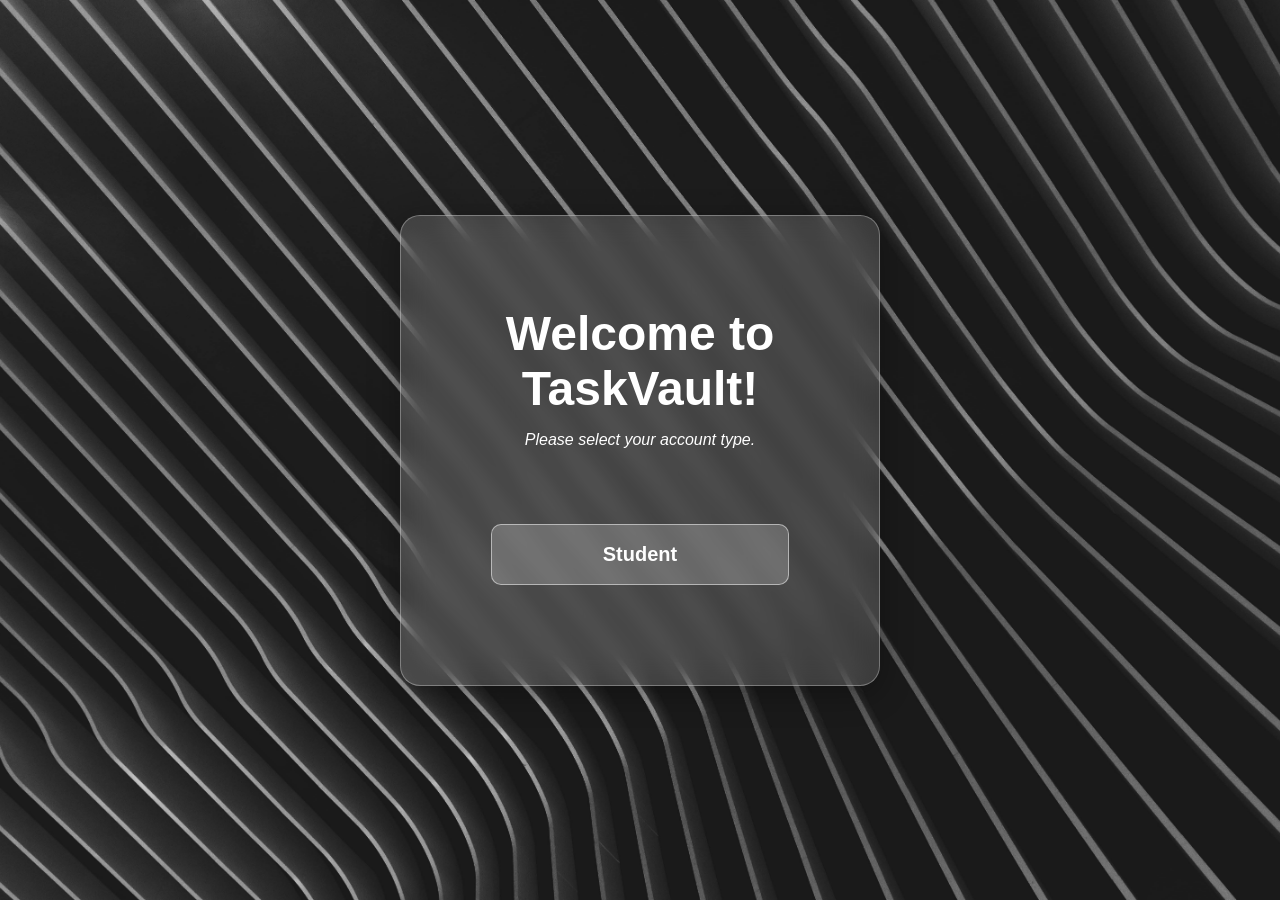
<file: index.html>
<!doctype html>
<html>
  <head>
    <title>TaskVault</title>
    <link rel="stylesheet" href="style1.css" />
  </head>

  <body>
    <div class="glass">
      <h1>Welcome to TaskVault!</h1>
      <p>Please select your account type.</p>

      <a href="student.html">
        <button type="button">Student</button>
      </a>
    </div>
  </body>
</html>
</file>
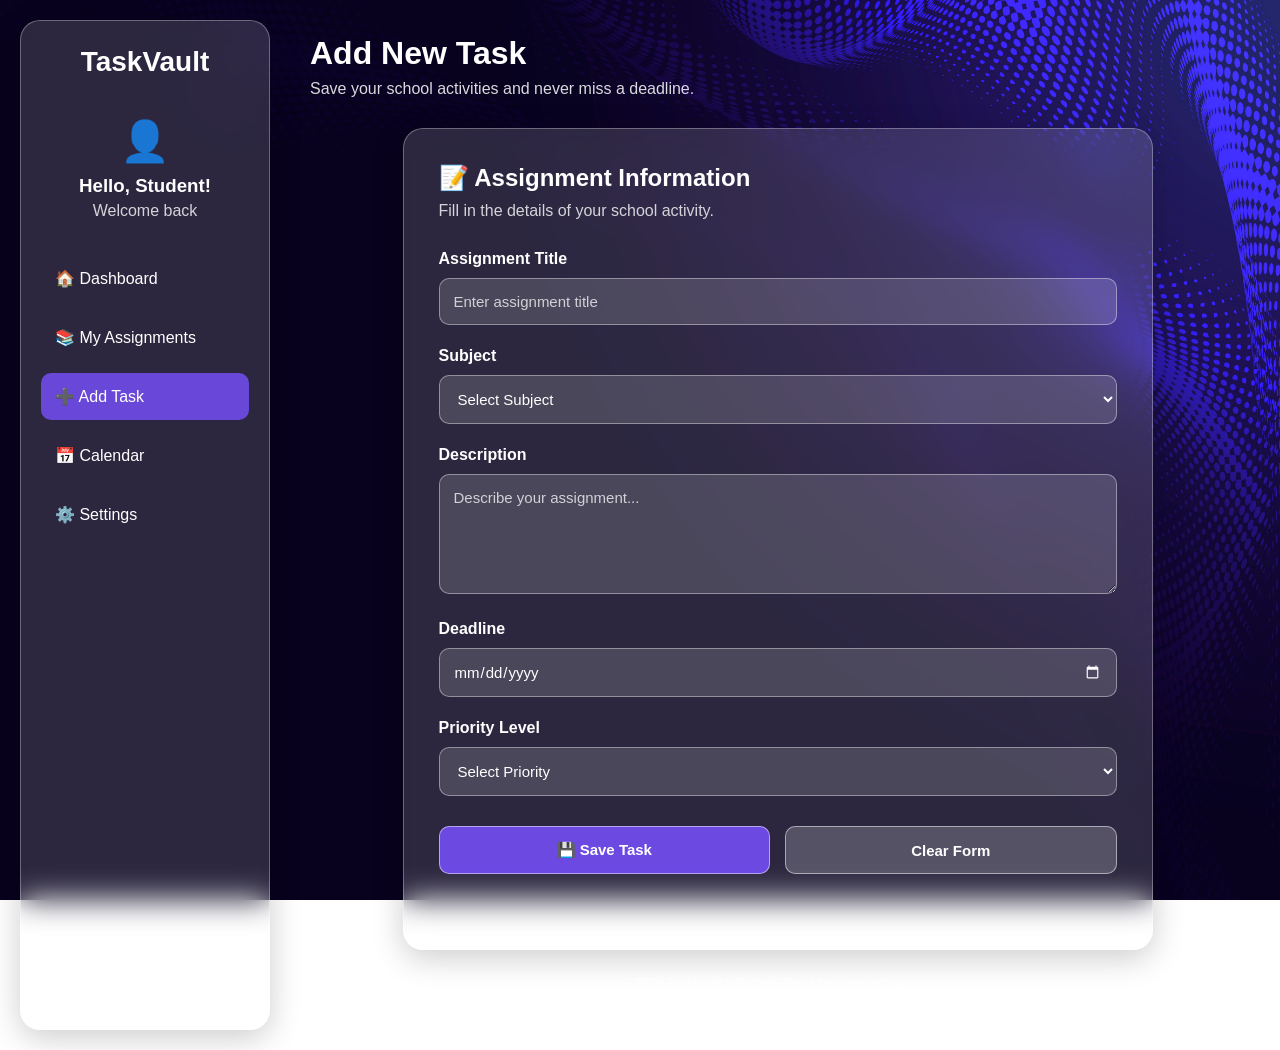
<file: add.html>
<!doctype html>
<html lang="en">
  <head>
    <meta charset="UTF-8" />
    <meta name="viewport" content="width=device-width, initial-scale=1.0" />

    <title>TaskVault - Add Task</title>

    <link rel="stylesheet" href="add.css" />
  </head>

  <body>
    <div class="dashboard">
      <aside class="sidebar glass">
        <h2 class="logo">TaskVault</h2>

        <div class="profile">
          <div class="profile-icon">👤</div>
          <h3 id="studentGreeting">Hello, Student!</h3>
          <p>Welcome back</p>
        </div>

        <nav>
          <a href="student_dash.html">🏠 Dashboard</a>
          <a href="myass.html">📚 My Assignments</a>
          <a href="add.html" class="active">➕ Add Task</a>
          <a href="cal.html">📅 Calendar</a>
          <a href="set.html">⚙️ Settings</a>
        </nav>

        <a href="index.html" class="logout" id="logoutButton"> ↪ Log Out </a>
      </aside>

      <main class="main-content">
        <header class="header">
          <h1>Add New Task</h1>

          <p>Save your school activities and never miss a deadline.</p>
        </header>

        <section class="form-container glass">
          <div class="form-title">
            <h2>📝 Assignment Information</h2>

            <p>Fill in the details of your school activity.</p>
          </div>

          <form id="taskForm">
            <div class="form-group">
              <label for="title">Assignment Title</label>

              <input
                type="text"
                id="title"
                name="title"
                placeholder="Enter assignment title"
                maxlength="100"
                required
              />
            </div>

            <div class="form-group">
              <label for="subject">Subject</label>

              <select id="subject" name="subject" required>
                <option value="">Select Subject</option>

                <option value="Programming">Computer Programming</option>

                <option value="Mathematics">Mathematics</option>

                <option value="Science">Science</option>

                <option value="English">English</option>

                <option value="History">History</option>

                <option value="Other">Other</option>
              </select>
            </div>

            <div class="form-group">
              <label for="description">Description</label>

              <textarea
                id="description"
                name="description"
                rows="5"
                maxlength="1000"
                placeholder="Describe your assignment..."
              ></textarea>
            </div>

            <div class="form-group">
              <label for="deadline">Deadline</label>

              <input type="date" id="deadline" name="deadline" required />
            </div>

            <div class="form-group">
              <label for="priority">Priority Level</label>

              <select id="priority" name="priority" required>
                <option value="">Select Priority</option>

                <option value="low">Low</option>

                <option value="medium">Medium</option>

                <option value="high">High</option>
              </select>
            </div>

            <div class="form-buttons">
              <button type="submit" class="save-button">💾 Save Task</button>

              <button type="reset" class="clear-button">Clear Form</button>
            </div>

            <p id="formMessage" class="form-message" aria-live="polite"></p>
          </form>
        </section>

        <footer>
          <p>© 2026 TaskVault | Student Task Management System</p>
        </footer>
      </main>
    </div>

    <script src="add.js"></script>
  </body>
</html>
</file>
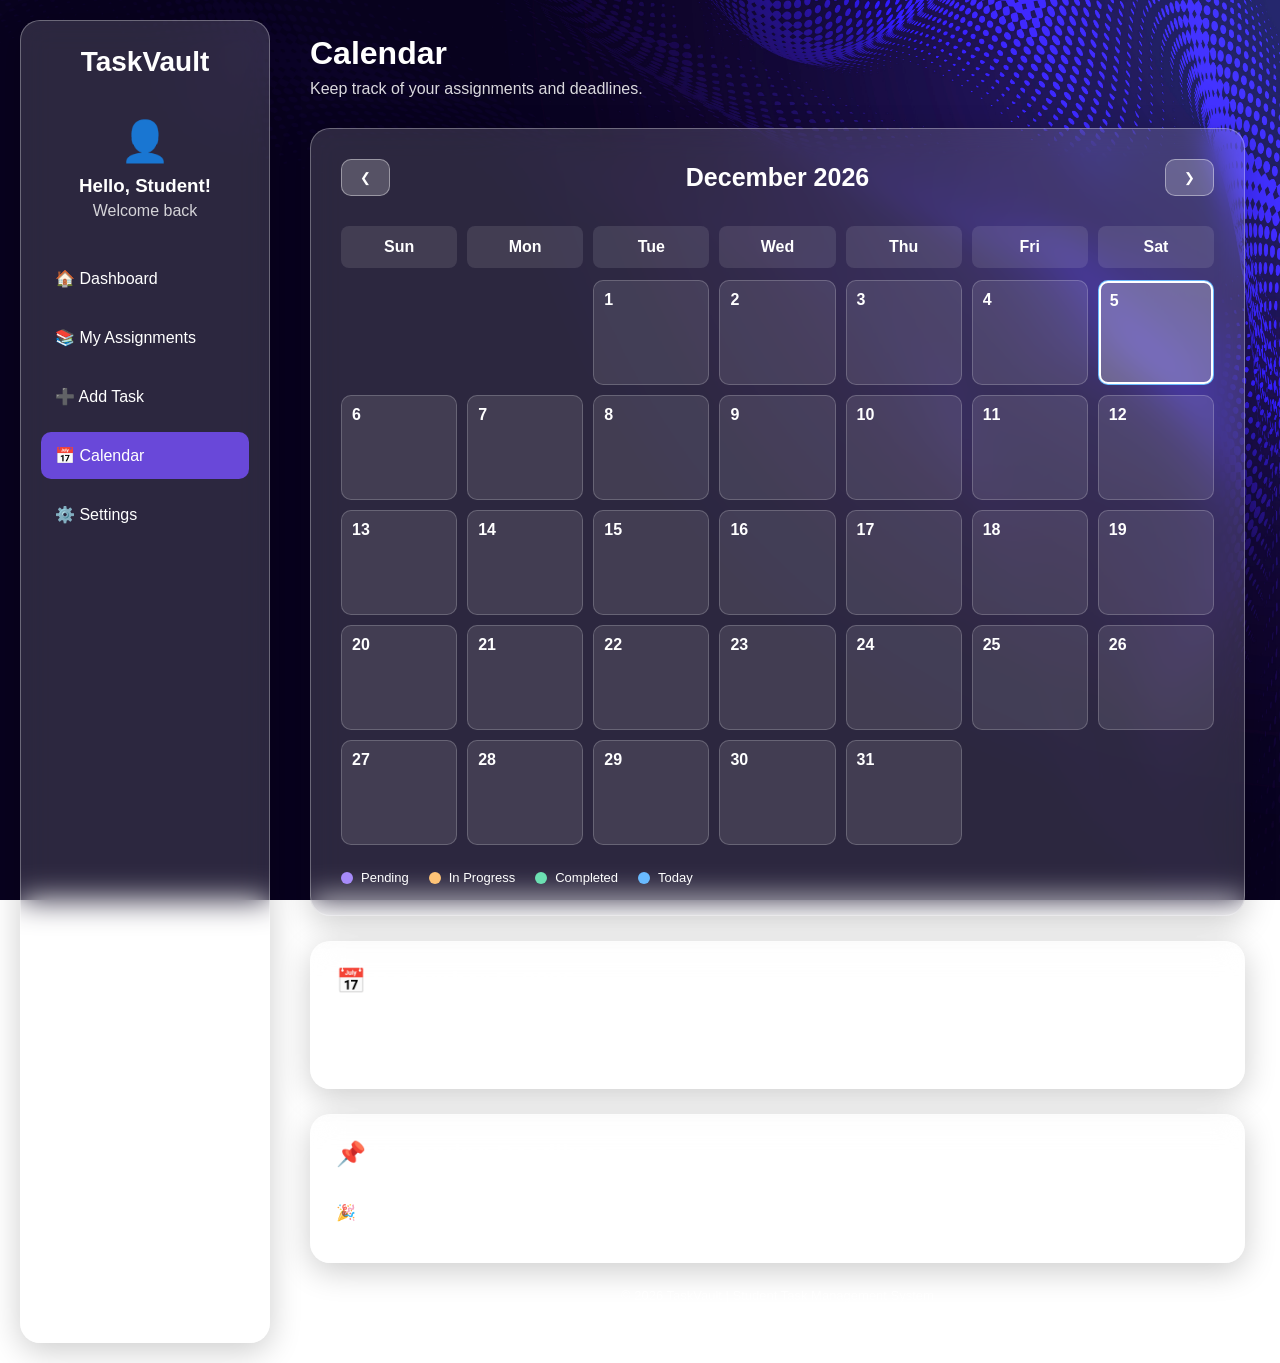
<file: cal.html>
<!doctype html>
<html lang="en">
  <head>
    <meta charset="UTF-8" />
    <meta name="viewport" content="width=device-width, initial-scale=1.0" />

    <title>TaskVault - Calendar</title>

    <link rel="stylesheet" href="cal.css" />
  </head>

  <body>
    <div class="dashboard">
      <!-- SIDEBAR -->
      <aside class="sidebar glass">
        <h2 class="logo">TaskVault</h2>

        <div class="profile">
          <div class="profile-icon">👤</div>
          <h3 id="studentGreeting">Hello, Student!</h3>
          <p>Welcome back</p>
        </div>

        <nav>
          <a href="student_dash.html">🏠 Dashboard</a>
          <a href="myass.html">📚 My Assignments</a>
          <a href="add.html">➕ Add Task</a>
          <a href="cal.html" class="active">📅 Calendar</a>
          <a href="set.html">⚙️ Settings</a>
        </nav>

        <a href="index.html" class="logout" id="logoutButton"> ↪ Log Out </a>
      </aside>

      <!-- MAIN CONTENT -->
      <main class="main-content">
        <header class="header">
          <div>
            <h1>Calendar</h1>
            <p>Keep track of your assignments and deadlines.</p>
          </div>
        </header>

        <!-- CALENDAR -->
        <section class="calendar-container glass">
          <div class="calendar-header">
            <button
              class="month-button"
              id="prevMonth"
              type="button"
              aria-label="Previous month"
            >
              ❮
            </button>

            <h2 id="monthYear">Month Year</h2>

            <button
              class="month-button"
              id="nextMonth"
              type="button"
              aria-label="Next month"
            >
              ❯
            </button>
          </div>

          <!-- WEEKDAYS -->
          <div class="calendar-grid weekdays">
            <div>Sun</div>
            <div>Mon</div>
            <div>Tue</div>
            <div>Wed</div>
            <div>Thu</div>
            <div>Fri</div>
            <div>Sat</div>
          </div>

          <!-- DATES GENERATED BY JAVASCRIPT -->
          <div class="calendar-grid dates" id="calendarDates"></div>

          <!-- LEGEND -->
          <div class="legend">
            <div>
              <span class="legend-dot purple"></span>
              Pending
            </div>

            <div>
              <span class="legend-dot orange-dot"></span>
              In Progress
            </div>

            <div>
              <span class="legend-dot green-dot"></span>
              Completed
            </div>

            <div>
              <span class="legend-dot blue"></span>
              Today
            </div>
          </div>
        </section>

        <!-- SELECTED DATE DETAILS -->
        <section class="selected-date glass">
          <h2 id="selectedDateTitle">📅 Select a Date</h2>

          <div id="selectedDateTasks">
            <p class="empty-message">
              Click a date on the calendar to see its assignments.
            </p>
          </div>
        </section>

        <!-- UPCOMING DEADLINES -->
        <section class="upcoming glass">
          <h2>📌 Upcoming Deadlines</h2>

          <div id="upcomingList">
            <p class="empty-message">No upcoming deadlines.</p>
          </div>
        </section>

        <footer>
          <p>© 2026 TaskVault | Student Task Management System</p>
        </footer>
      </main>
    </div>

    <script src="cal.js"></script>
  </body>
</html>
</file>
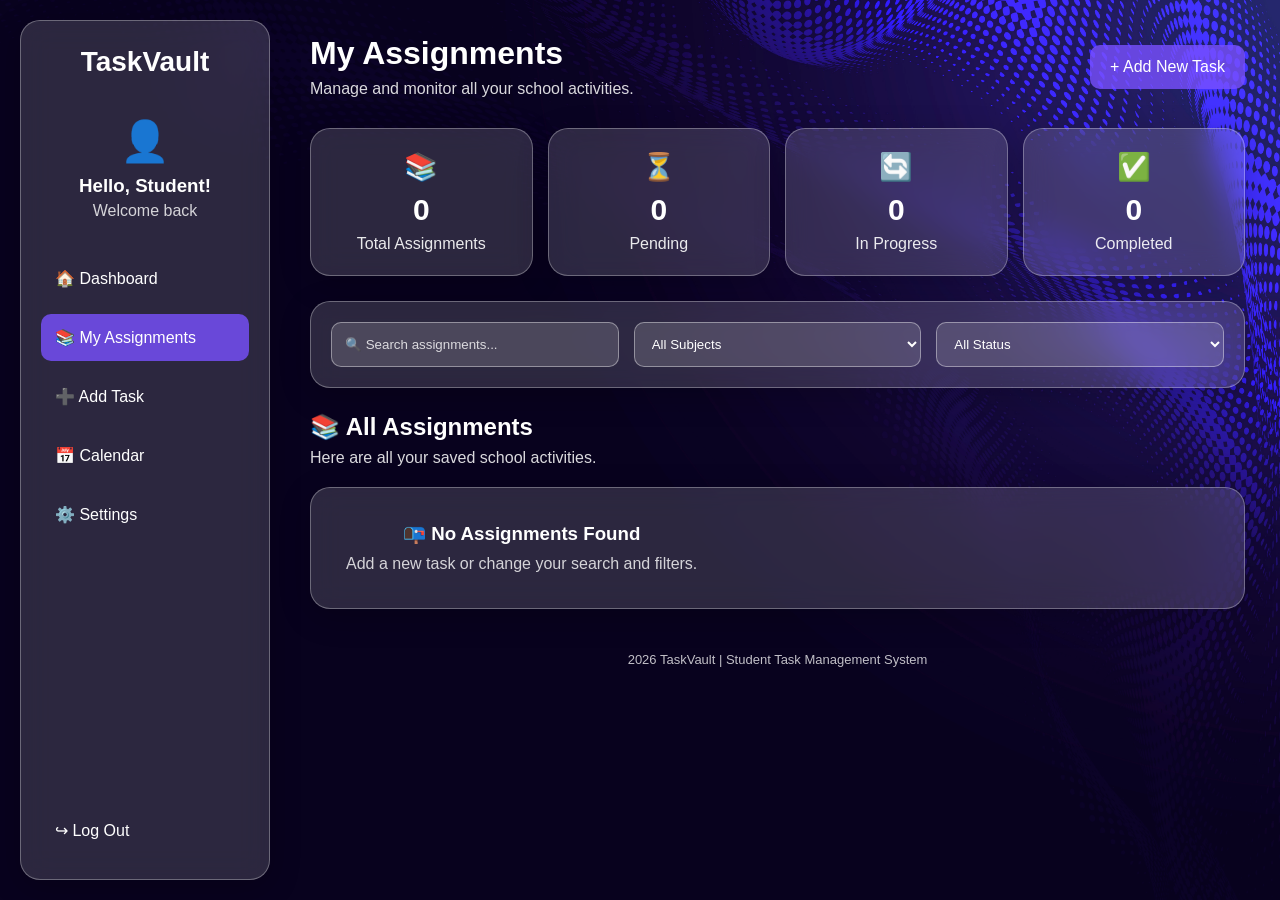
<file: myass.html>
<!doctype html>
<html lang="en">
  <head>
    <meta charset="UTF-8" />
    <meta name="viewport" content="width=device-width, initial-scale=1.0" />

    <title>TaskVault - My Assignments</title>

    <link rel="stylesheet" href="myass.css" />
  </head>

  <body>
    <div class="dashboard">
      <!-- SIDEBAR -->
      <aside class="sidebar glass">
        <h2 class="logo">TaskVault</h2>

        <div class="profile">
          <div class="profile-icon">👤</div>
          <h3 id="studentGreeting">Hello, Student!</h3>
          <p>Welcome back</p>
        </div>

        <nav>
          <a href="student_dash.html">🏠 Dashboard</a>
          <a href="myass.html" class="active">📚 My Assignments</a>
          <a href="add.html">➕ Add Task</a>
          <a href="cal.html">📅 Calendar</a>
          <a href="set.html">⚙️ Settings</a>
        </nav>

        <a href="index.html" class="logout" id="logoutButton"> ↪ Log Out </a>
      </aside>

      <!-- MAIN CONTENT -->
      <main class="main-content">
        <header class="header">
          <div>
            <h1>My Assignments</h1>
            <p>Manage and monitor all your school activities.</p>
          </div>

          <a href="add.html" class="add-button"> + Add New Task </a>
        </header>

        <!-- SUMMARY -->
        <section class="summary">
          <div class="summary-card glass">
            <span>📚</span>
            <h2 id="totalTasks">0</h2>
            <p>Total Assignments</p>
          </div>

          <div class="summary-card glass">
            <span>⏳</span>
            <h2 id="pendingTasks">0</h2>
            <p>Pending</p>
          </div>

          <div class="summary-card glass">
            <span>🔄</span>
            <h2 id="progressTasks">0</h2>
            <p>In Progress</p>
          </div>

          <div class="summary-card glass">
            <span>✅</span>
            <h2 id="completedTasks">0</h2>
            <p>Completed</p>
          </div>
        </section>

        <!-- SEARCH AND FILTER -->
        <section class="filter-section glass">
          <input
            type="text"
            id="searchTask"
            placeholder="🔍 Search assignments..."
          />

          <select id="subjectFilter">
            <option value="all">All Subjects</option>
            <option value="Programming">Programming</option>
            <option value="Mathematics">Mathematics</option>
            <option value="Science">Science</option>
            <option value="English">English</option>
            <option value="History">History</option>
            <option value="Other">Other</option>
          </select>

          <select id="statusFilter">
            <option value="all">All Status</option>
            <option value="Pending">Pending</option>
            <option value="In Progress">In Progress</option>
            <option value="Completed">Completed</option>
          </select>
        </section>

        <!-- ASSIGNMENTS -->
        <section class="assignment-container">
          <div class="section-title">
            <h2>📚 All Assignments</h2>
            <p>Here are all your saved school activities.</p>
          </div>

          <div id="assignmentList"></div>
        </section>

        <footer>
          <p>2026 TaskVault | Student Task Management System</p>
        </footer>
      </main>
    </div>

    <script src="myass.js"></script>
  </body>
</html>
</file>
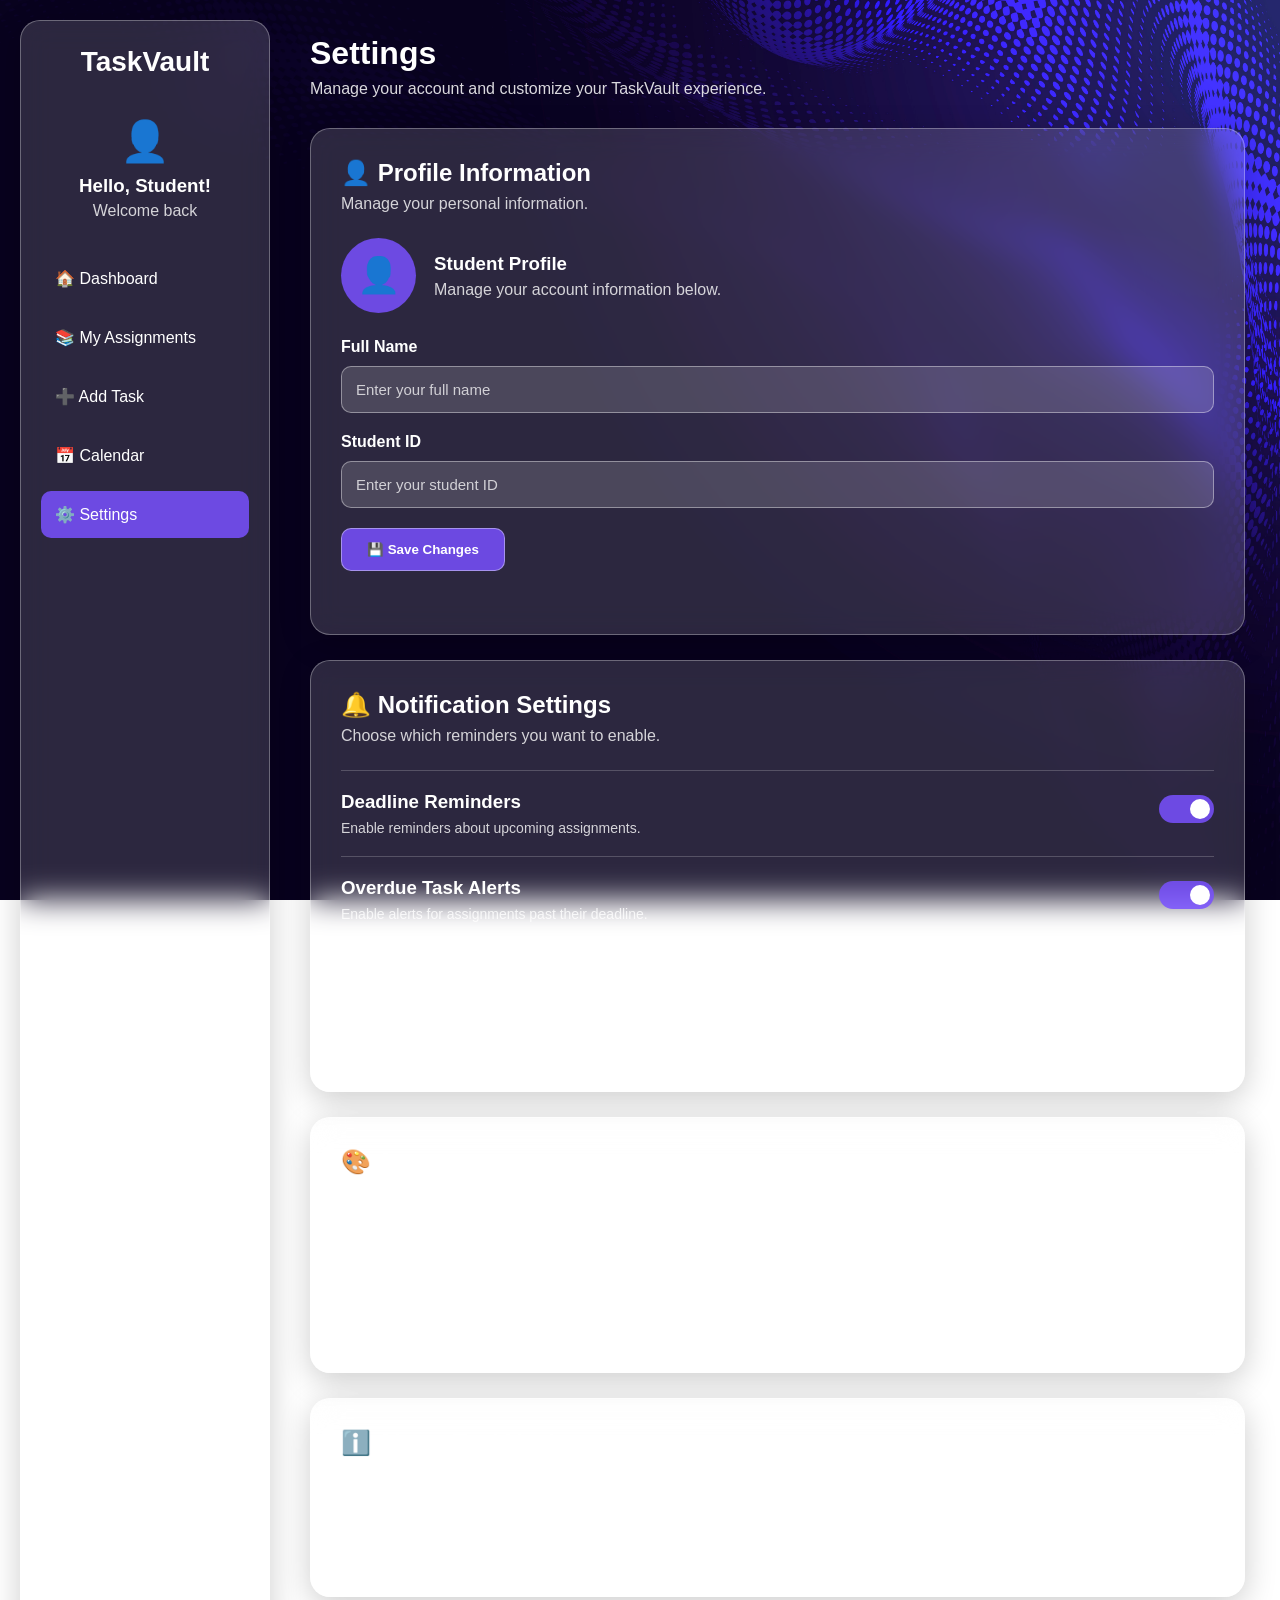
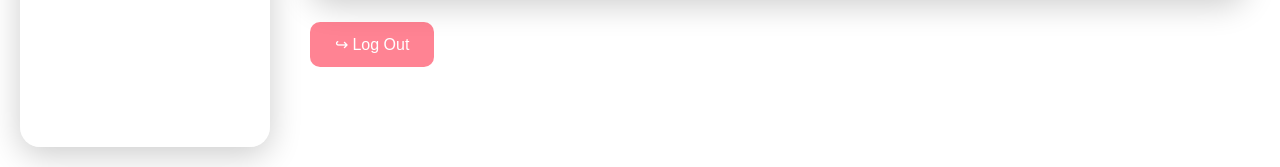
<file: set.html>
<!doctype html>
<html lang="en">
  <head>
    <meta charset="UTF-8" />
    <meta name="viewport" content="width=device-width, initial-scale=1.0" />

    <title>TaskVault - Settings</title>

    <link rel="stylesheet" href="set.css" />
  </head>

  <body>
    <div class="dashboard">
      <!-- SIDEBAR -->
      <aside class="sidebar glass">
        <h2 class="logo">TaskVault</h2>

        <div class="profile">
          <div class="profile-icon">👤</div>
          <h3 id="studentGreeting">Hello, Student!</h3>
          <p>Welcome back</p>
        </div>

        <nav>
          <a href="student_dash.html">🏠 Dashboard</a>
          <a href="myass.html">📚 My Assignments</a>
          <a href="add.html">➕ Add Task</a>
          <a href="cal.html">📅 Calendar</a>
          <a href="set.html" class="active">⚙️ Settings</a>
        </nav>

        <a href="index.html" class="logout" id="sidebarLogout"> ↪ Log Out </a>
      </aside>

      <!-- MAIN CONTENT -->
      <main class="main-content">
        <header class="header">
          <h1>Settings</h1>
          <p>Manage your account and customize your TaskVault experience.</p>
        </header>

        <!-- PROFILE SETTINGS -->
        <section class="settings-card glass">
          <div class="section-title">
            <h2>👤 Profile Information</h2>
            <p>Manage your personal information.</p>
          </div>

          <form id="profileForm">
            <div class="profile-picture">
              <div class="avatar">👤</div>

              <div>
                <h3>Student Profile</h3>
                <p>Manage your account information below.</p>
              </div>
            </div>

            <div class="form-group">
              <label for="fullname">Full Name</label>

              <input
                type="text"
                id="fullname"
                placeholder="Enter your full name"
                required
              />
            </div>

            <div class="form-group">
              <label for="studentID">Student ID</label>

              <input
                type="text"
                id="studentID"
                placeholder="Enter your student ID"
                required
              />
            </div>

            <button type="submit" class="save-button">💾 Save Changes</button>

            <p id="profileMessage" class="message" aria-live="polite"></p>
          </form>
        </section>

        <!-- NOTIFICATION SETTINGS -->
        <section class="settings-card glass">
          <div class="section-title">
            <h2>🔔 Notification Settings</h2>
            <p>Choose which reminders you want to enable.</p>
          </div>

          <div class="setting-option">
            <div>
              <h3>Deadline Reminders</h3>
              <p>Enable reminders about upcoming assignments.</p>
            </div>

            <label class="switch">
              <input type="checkbox" id="deadlineReminder" />
              <span class="slider"></span>
            </label>
          </div>

          <div class="setting-option">
            <div>
              <h3>Overdue Task Alerts</h3>
              <p>Enable alerts for assignments past their deadline.</p>
            </div>

            <label class="switch">
              <input type="checkbox" id="overdueReminder" />
              <span class="slider"></span>
            </label>
          </div>

          <div class="setting-option">
            <div>
              <h3>Daily Reminders</h3>
              <p>Enable your daily task reminder preference.</p>
            </div>

            <label class="switch">
              <input type="checkbox" id="dailyReminder" />
              <span class="slider"></span>
            </label>
          </div>

          <p id="notificationMessage" class="message" aria-live="polite"></p>
        </section>

        <!-- APPEARANCE SETTINGS -->
        <section class="settings-card glass">
          <div class="section-title">
            <h2>🎨 Appearance</h2>
            <p>Customize the look of your website.</p>
          </div>

          <div class="form-group">
            <label for="theme">Website Theme</label>

            <select id="theme">
              <option value="purple">Purple Theme</option>
              <option value="blue">Blue Theme</option>
              <option value="dark">Dark Theme</option>
            </select>
          </div>

          <p id="themeMessage" class="message" aria-live="polite"></p>
        </section>

        <!-- ABOUT TASKVAULT -->
        <section class="settings-card glass">
          <div class="section-title">
            <h2>ℹ️ About TaskVault</h2>
          </div>

          <p class="about-text">
            TaskVault is a student task management website designed to help
            college students organize their assignments, monitor their progress,
            and remember their academic deadlines.
          </p>

          <p class="version">TaskVault Version 1.0</p>
        </section>

        <!-- LOGOUT -->
        <div class="bottom-action">
          <a href="home.html" class="logout-button" id="bottomLogout">
            ↪ Log Out
          </a>
        </div>

        <footer>
          <p>© 2026 TaskVault | Student Task Management System</p>
        </footer>
      </main>
    </div>

    <script src="set.js"></script>
  </body>
</html>
</file>
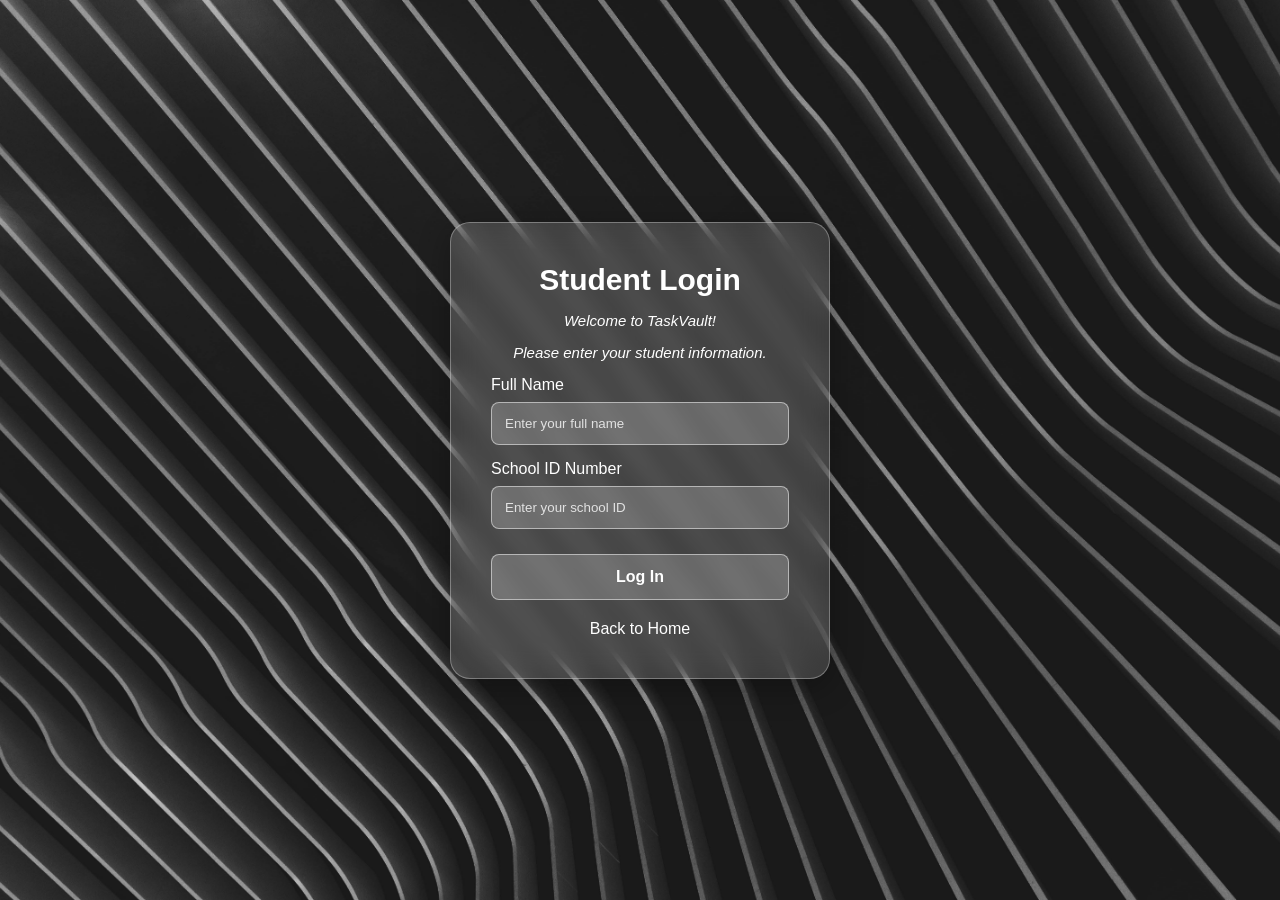
<file: student.html>
<!doctype html>
<html lang="en">
  <head>
    <meta charset="UTF-8" />
    <meta name="viewport" content="width=device-width, initial-scale=1.0" />

    <title>TaskVault - Student Login</title>

    <link rel="stylesheet" href="style2.css" />
  </head>

  <body>
    <div class="container">
      <h1>Student Login</h1>

      <p>Welcome to TaskVault!</p>
      <p>Please enter your student information.</p>

      <form id="loginForm">
        <label for="name">Full Name</label>
        <input
          type="text"
          id="name"
          name="studentName"
          placeholder="Enter your full name"
          required
        />

        <label for="schoolID">School ID Number</label>
        <input
          type="text"
          id="schoolID"
          name="schoolID"
          placeholder="Enter your school ID"
          required
        />

        <button type="submit">Log In</button>
      </form>

      <a href="index.html">Back to Home</a>
    </div>

    <!-- CONNECT JAVASCRIPT -->
    <script src="log.js"></script>
  </body>
</html>
</file>
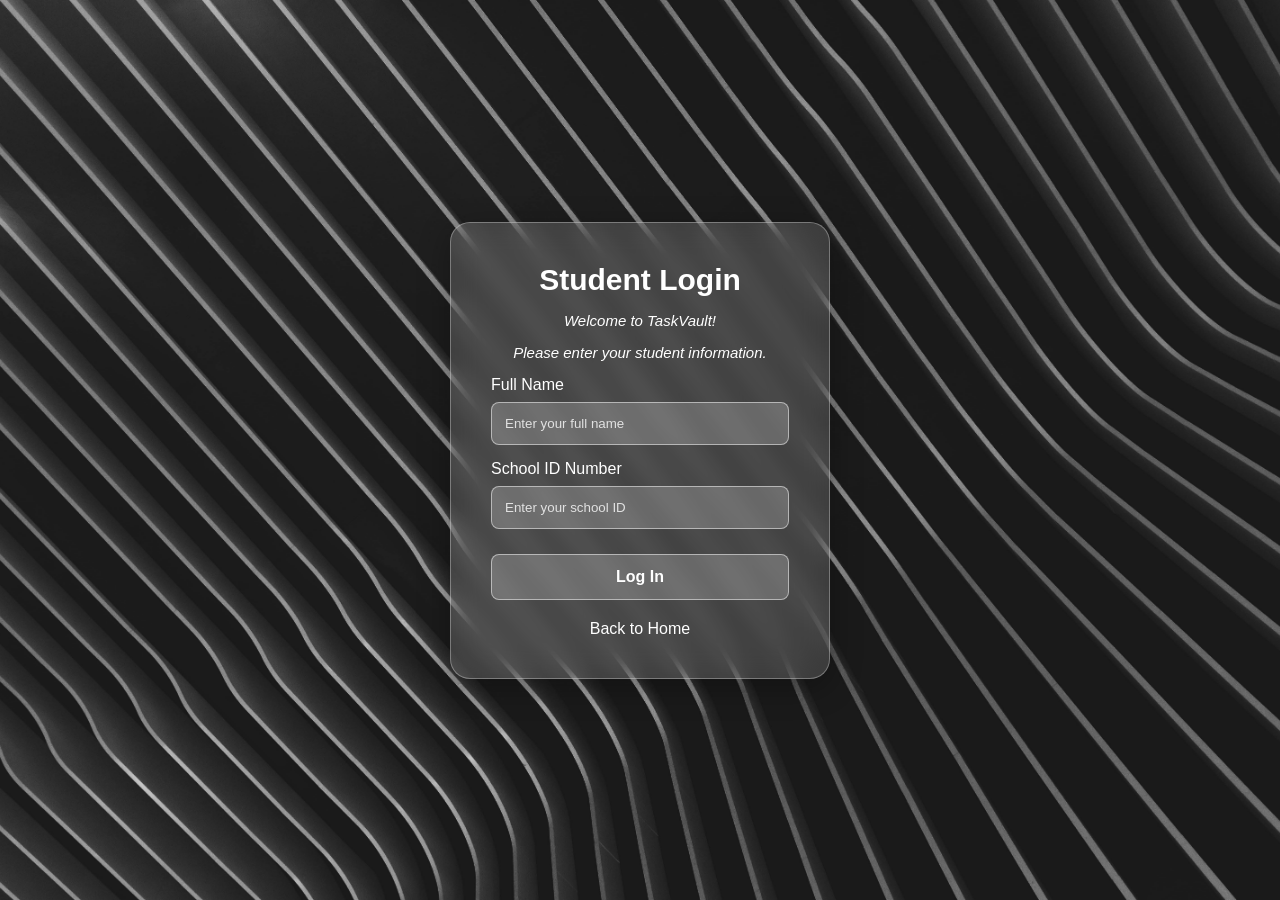
<file: student_dash.html>
<!doctype html>
<html lang="en">
  <head>
    <meta charset="UTF-8" />
    <meta name="viewport" content="width=device-width, initial-scale=1.0" />

    <title>TaskVault - Student Dashboard</title>

    <link rel="stylesheet" href="stud.css" />
  </head>

  <body>
    <div class="dashboard-container">
      <aside class="sidebar">
        <div class="logo">
          <h2>TaskVault</h2>
          <p>Student Workspace</p>
        </div>

        <div class="profile">
          <div class="profile-icon">👤</div>
          <h3 id="studentGreeting">Hello, Student!</h3>
          <p>Student Account</p>
        </div>

        <nav class="navigation">
          <a href="student_dash.html" class="nav-link active">
            <span>🏠</span> Dashboard
          </a>

          <a href="myass.html" class="nav-link">
            <span>📚</span> My Assignments
          </a>

          <a href="add.html" class="nav-link"> <span>➕</span> Add Task </a>

          <a href="cal.html" class="nav-link"> <span>📅</span> Calendar </a>

          <a href="set.html" class="nav-link"> <span>⚙️</span> Settings </a>
        </nav>

        <a href="index.html" class="logout"> ↪ Log Out </a>
      </aside>

      <main class="main-content">
        <header class="top-header">
          <div>
            <h1>Student Dashboard</h1>
            <p>Manage your school tasks and deadlines.</p>
          </div>

          <div class="date" id="currentDate">Loading date...</div>
        </header>

        <section class="welcome-section">
          <div>
            <h2>Welcome to TaskVault!</h2>
            <p>Stay organized and keep track of your school activities.</p>
          </div>

          <a href="add.html" class="add-button"> + Add New Task </a>
        </section>

        <section class="summary-container">
          <div class="summary-card completed-card">
            <div class="card-icon">✓</div>
            <div>
              <h2 id="completedTasks">0</h2>
              <p>Completed Tasks</p>
            </div>
          </div>

          <div class="summary-card pending-card">
            <div class="card-icon">📝</div>
            <div>
              <h2 id="pendingTasks">0</h2>
              <p>Pending Tasks</p>
            </div>
          </div>

          <div class="summary-card upcoming-card">
            <div class="card-icon">⏰</div>
            <div>
              <h2 id="upcomingDeadlines">0</h2>
              <p>Upcoming Deadlines</p>
            </div>
          </div>
        </section>

        <section class="dashboard-grid">
          <div class="glass-panel assignments">
            <div class="section-header">
              <h2>Recent Assignments</h2>
              <a href="myass.html">View All</a>
            </div>

            <div id="recentAssignments">
              <p class="empty-message">Loading assignments...</p>
            </div>
          </div>

          <div class="glass-panel deadlines">
            <div class="section-header">
              <h2>Upcoming Deadlines</h2>
            </div>

            <div id="upcomingList">
              <p class="empty-message">Loading deadlines...</p>
            </div>
          </div>
        </section>

        <footer>
          <p>2026 TaskVault | Student Task Management System</p>
        </footer>
      </main>
    </div>

    <script src="dash.js"></script>
  </body>
</html>
</file>
<file: style1.css>
* {
    margin: 0;
    padding: 0;
    box-sizing: border-box;
    font-family: Arial, sans-serif;
}

body {
    min-height: 100vh;
    display: flex;
    justify-content: center;
    align-items: center;
    background-image: url("pexels-adrien-olichon-1257089-2387532.jpg");
    background-size:cover;
    background-position: center;
    background-repeat: no-repeat;
}

.glass {
    width: 480px;
    padding: 90px;
    text-align: center;
    background: rgba(255, 255, 255, 0.15);
    backdrop-filter: blur(15px);
    -webkit-backdrop-filter: blur(15px);
    border: 1px solid rgba(255, 255, 255, 0.3);
    border-radius: 20px;
    box-shadow: 0 8px 32px rgba(0, 0, 0, 0.3);
    transition: 0.4s ease;
}

.glass:hover {
     transform: translateY(-5px);
    background: rgba(255, 255, 255, 0.22);
}

h1 {
    color: white;
    font-size: 48px;
    margin-bottom: 15px;
}

p {
    color: white;
    margin-bottom: 65px;
    font-style: italic;
}

button {
    width: 100%;
    padding: 18px;
    margin: 10px 0;
    background: rgba(255, 255, 255, 0.2);
    color: white;
    border: 1px solid rgba(255, 255, 255, 0.5);
    border-radius: 10px;
    font-size: 20px;
    font-weight: bold;
    cursor: pointer;
    transition: 0.3s ease;
}

button:hover {
    background: rgb(188, 188, 188);
    color: #1f5bbd;
    transform: scale(1.05);
    box-shadow: 0 5px 20px rgba(255, 255, 255, 0.3);
}

a {
    display: block;
    text-decoration: none;
}
</file>
<file: add.css>
* {
    margin: 0;
    padding: 0;
    box-sizing: border-box;
    font-family: Arial, sans-serif;
}

body {
    min-height: 100vh;

    background-image: url("90595.jpg");
    background-size: cover;
    background-position: center;
    background-attachment: fixed;

    color: white;
}

.dashboard {
    display: flex;
    min-height: 100vh;

    padding: 20px;
    gap: 25px;
}

.glass {
    background: rgba(255, 255, 255, 0.15);

    backdrop-filter: blur(15px);
    -webkit-backdrop-filter: blur(15px);

    border: 1px solid rgba(255, 255, 255, 0.3);
    border-radius: 20px;

    box-shadow: 0 8px 32px rgba(0, 0, 0, 0.2);

    transition: 0.3s ease;
}

.glass:hover {
    background: rgba(255, 255, 255, 0.22);
}


.sidebar {
    width: 250px;
    min-width: 250px;

    padding: 25px 20px;

    display: flex;
    flex-direction: column;
}

.logo {
    text-align: center;
    font-size: 28px;

    margin-bottom: 40px;
}


.profile {
    text-align: center;
    margin-bottom: 35px;
}

.profile-icon {
    font-size: 40px;
    margin-bottom: 10px;
}

.profile h3 {
    margin-bottom: 5px;
}

.profile p {
    opacity: 0.8;
}


nav {
    display: flex;
    flex-direction: column;
    gap: 12px;
}

nav a,
.logout {
    display: block;

    padding: 14px;

    color: white;
    text-decoration: none;

    border-radius: 10px;

    transition: 0.3s ease;
}

nav a:hover,
.logout:hover {
    background: rgba(255, 255, 255, 0.3);
    transform: translateX(5px);
}

nav a.active {
    background: rgba(120, 80, 255, 0.8);
}

.logout {
    margin-top: auto;
}

.main-content {
    flex: 1;
    min-width: 0;

    padding: 15px;
}

.header {
    margin-bottom: 30px;
}

.header h1 {
    font-size: 32px;
    margin-bottom: 8px;
}

.header p {
    opacity: 0.85;
}


.form-container {
    width: 100%;
    max-width: 750px;

    padding: 35px;
    margin: 0 auto;
}


.form-title {
    margin-bottom: 30px;
}

.form-title h2 {
    margin-bottom: 10px;
}

.form-title p {
    opacity: 0.8;
}

.form-group {
    margin-bottom: 22px;
}


label {
    display: block;

    margin-bottom: 10px;

    font-weight: bold;
}

input,
select,
textarea {
    width: 100%;

    padding: 14px;

    color: white;
    background: rgba(255, 255, 255, 0.15);

    border: 1px solid rgba(255, 255, 255, 0.4);
    border-radius: 10px;

    outline: none;

    font-size: 15px;

    transition: 0.3s ease;
}


input::placeholder,
textarea::placeholder {
    color: rgba(255, 255, 255, 0.75);
}

select option {
    color: black;
    background: white;
}


input:hover,
select:hover,
textarea:hover {
    background: rgba(255, 255, 255, 0.22);
}


input:focus,
select:focus,
textarea:focus {
    border: 1px solid white;

    background: rgba(255, 255, 255, 0.25);

    box-shadow: 0 0 10px rgba(255, 255, 255, 0.2);
}


textarea {
    resize: vertical;
    min-height: 120px;
}


/* DATE INPUT */

input[type="date"] {
    color-scheme: dark;
}


.form-buttons {
    display: flex;

    gap: 15px;
    margin-top: 30px;
}


button {
    flex: 1;

    padding: 14px;

    border: 1px solid rgba(255, 255, 255, 0.5);
    border-radius: 10px;

    font-size: 15px;
    font-weight: bold;

    cursor: pointer;

    transition: 0.3s ease;
}


.save-button {
    background: rgba(120, 80, 255, 0.85);
    color: white;
}

.save-button:hover {
    background: white;
    color: #5836c9;

    transform: scale(1.04);
}



.clear-button {
    background: rgba(255, 255, 255, 0.2);
    color: white;
}

.clear-button:hover {
    background: white;
    color: #5836c9;

    transform: scale(1.04);
}

.form-message {
    margin-top: 20px;
    text-align: center;
    font-weight: bold;
    min-height: 20px;
}

.form-message.success {
    color: #8affc5;
}

.form-message.error {
    color: #ffb0b0;
}

footer {
    text-align: center;

    padding: 25px 10px;

    opacity: 0.75;
    font-size: 13px;
}

@media (max-width: 750px) {

    .dashboard {
        flex-direction: column;
    }

    .sidebar {
        width: 100%;
        min-width: 0;
    }

    nav {
        display: grid;
        grid-template-columns: repeat(2, 1fr);
    }

    .form-container {
        padding: 25px;
    }

    .form-buttons {
        flex-direction: column;
    }

}

@media (max-width: 450px) {

    .main-content {
        padding: 5px;
    }

    .form-container {
        padding: 20px;
    }

    .header h1 {
        font-size: 26px;
    }

}
</file>
<file: cal.css>
/* =================================
   GENERAL SETTINGS
================================= */

* {
    margin: 0;
    padding: 0;
    box-sizing: border-box;
    font-family: Arial, sans-serif;
}

body {
    min-height: 100vh;

    background-image: url("90595.jpg");
    background-size: cover;
    background-position: center;
    background-attachment: fixed;

    color: white;
}


/* =================================
   DASHBOARD LAYOUT
================================= */

.dashboard {
    display: flex;
    min-height: 100vh;
    padding: 20px;
    gap: 25px;
}


/* =================================
   GLASS EFFECT
================================= */

.glass {
    background: rgba(255, 255, 255, 0.15);
    backdrop-filter: blur(15px);
    -webkit-backdrop-filter: blur(15px);

    border: 1px solid rgba(255, 255, 255, 0.3);
    border-radius: 20px;

    box-shadow: 0 8px 32px rgba(0, 0, 0, 0.2);

    transition: background 0.3s ease;
}


/* =================================
   SIDEBAR
================================= */

.sidebar {
    width: 250px;
    min-width: 250px;
    padding: 25px 20px;

    display: flex;
    flex-direction: column;
}

.logo {
    text-align: center;
    font-size: 28px;
    margin-bottom: 40px;
}

.profile {
    text-align: center;
    margin-bottom: 35px;
}

.profile-icon {
    font-size: 40px;
    margin-bottom: 10px;
}

.profile h3 {
    margin-bottom: 5px;
}

.profile p {
    opacity: 0.8;
}


/* =================================
   NAVIGATION
================================= */

nav {
    display: flex;
    flex-direction: column;
    gap: 12px;
}

nav a,
.logout {
    display: block;
    padding: 14px;

    color: white;
    text-decoration: none;
    border-radius: 10px;

    transition: 0.3s ease;
}

nav a:hover,
.logout:hover {
    background: rgba(255, 255, 255, 0.3);
    transform: translateX(5px);
}

nav a.active {
    background: rgba(120, 80, 255, 0.8);
}

.logout {
    margin-top: auto;
}


/* =================================
   MAIN CONTENT
================================= */

.main-content {
    flex: 1;
    min-width: 0;
    padding: 15px;
}

.header {
    margin-bottom: 30px;
}

.header h1 {
    font-size: 32px;
    margin-bottom: 8px;
}

.header p {
    opacity: 0.85;
}


/* =================================
   CALENDAR CONTAINER
================================= */

.calendar-container {
    padding: 30px;
    margin-bottom: 25px;
}


/* =================================
   CALENDAR HEADER
================================= */

.calendar-header {
    display: flex;
    justify-content: space-between;
    align-items: center;
    gap: 15px;
    margin-bottom: 30px;
}

.calendar-header h2 {
    font-size: 25px;
    text-align: center;
}

.month-button {
    padding: 10px 18px;

    background: rgba(255, 255, 255, 0.2);
    color: white;

    border: 1px solid rgba(255, 255, 255, 0.4);
    border-radius: 10px;

    cursor: pointer;
    transition: 0.3s ease;
}

.month-button:hover {
    background: white;
    color: #5836c9;
    transform: scale(1.08);
}


/* =================================
   CALENDAR GRID
================================= */

.calendar-grid {
    display: grid;
    grid-template-columns: repeat(7, minmax(0, 1fr));
    gap: 10px;
}

.weekdays {
    margin-bottom: 12px;
    text-align: center;
    font-weight: bold;
}

.weekdays div {
    padding: 12px 5px;
    background: rgba(255, 255, 255, 0.1);
    border-radius: 8px;
}


/* =================================
   CALENDAR DAYS
================================= */

.day {
    min-height: 105px;
    min-width: 0;
    padding: 10px;

    background: rgba(255, 255, 255, 0.1);
    border: 1px solid rgba(255, 255, 255, 0.2);
    border-radius: 10px;

    position: relative;
    overflow: hidden;

    transition: 0.2s ease;
}

.day:not(.empty) {
    cursor: pointer;
}

.day:hover:not(.empty) {
    background: rgba(255, 255, 255, 0.3);
    transform: scale(1.025);
}

.day.empty {
    background: transparent;
    border: none;
}

.day-number {
    font-weight: bold;
    display: inline-block;
    margin-bottom: 5px;
}


/* TODAY */

.day.today {
    border: 2px solid #69baff;
    background: rgba(50, 150, 255, 0.2);
}


/* SELECTED DAY */

.day.selected {
    outline: 2px solid white;
    outline-offset: -3px;
    background: rgba(255, 255, 255, 0.25);
}


/* =================================
   ASSIGNMENT EVENTS
================================= */

.event {
    display: block;
    margin-top: 5px;
    padding: 5px 6px;

    border-radius: 5px;
    font-size: 10px;
    font-weight: bold;

    overflow: hidden;
    text-overflow: ellipsis;
    white-space: nowrap;
}

.event.pending {
    background: #a78bfa;
    color: #24134f;
}

.event.progress {
    background: #ffc477;
    color: #442600;
}

.event.completed {
    background: #6ce0b2;
    color: #073e2d;
}

.more-events {
    display: block;
    margin-top: 5px;
    font-size: 10px;
    opacity: 0.85;
}


/* =================================
   LEGEND
================================= */

.legend {
    display: flex;
    flex-wrap: wrap;
    gap: 20px;
    margin-top: 25px;
}

.legend div {
    display: flex;
    align-items: center;
    gap: 8px;
    font-size: 13px;
}

.legend-dot {
    width: 12px;
    height: 12px;
    border-radius: 50%;
}

.purple {
    background: #a78bfa;
}

.orange-dot {
    background: #ffc477;
}

.green-dot {
    background: #6ce0b2;
}

.blue {
    background: #69baff;
}


/* =================================
   SELECTED DATE
================================= */

.selected-date {
    padding: 25px;
    margin-bottom: 25px;
}

.selected-date h2 {
    margin-bottom: 20px;
}

.selected-task {
    display: flex;
    justify-content: space-between;
    align-items: center;
    gap: 15px;

    padding: 16px 0;
    border-top: 1px solid rgba(255, 255, 255, 0.2);
}

.selected-task-info {
    flex: 1;
    min-width: 0;
}

.selected-task-info h3 {
    margin-bottom: 7px;
    overflow-wrap: anywhere;
}

.selected-task-info p {
    opacity: 0.8;
    font-size: 14px;
}

.selected-task-status {
    padding: 8px 12px;
    border-radius: 8px;
    font-size: 12px;
    font-weight: bold;
    white-space: nowrap;
}

.selected-task-status.pending {
    background: #a78bfa;
    color: #24134f;
}

.selected-task-status.progress {
    background: #ffc477;
    color: #442600;
}

.selected-task-status.completed {
    background: #6ce0b2;
    color: #073e2d;
}


/* =================================
   UPCOMING DEADLINES
================================= */

.upcoming {
    padding: 25px;
}

.upcoming h2 {
    margin-bottom: 20px;
}

.upcoming-item {
    display: flex;
    align-items: center;
    gap: 20px;

    padding: 18px 0;
    border-top: 1px solid rgba(255, 255, 255, 0.2);
}

.date-box {
    min-width: 75px;
    padding: 12px 18px;
    text-align: center;

    background: rgba(120, 80, 255, 0.7);
    border-radius: 12px;
}

.date-box h3 {
    font-size: 13px;
}

.date-box h2 {
    margin: 5px 0 0;
    font-size: 25px;
}

.task-info {
    flex: 1;
    min-width: 0;
}

.task-info h3 {
    overflow-wrap: anywhere;
}

.task-info p {
    margin-top: 7px;
    opacity: 0.8;
}

.priority {
    padding: 8px 13px;
    border-radius: 8px;
    font-size: 12px;
    font-weight: bold;
    white-space: nowrap;
}

.priority.high {
    background: #ff8494;
    color: #401020;
}

.priority.medium {
    background: #ffc477;
    color: #442600;
}

.priority.low {
    background: #a6d8ff;
    color: #073454;
}


/* =================================
   EMPTY MESSAGE
================================= */

.empty-message {
    padding: 15px 0;
    opacity: 0.8;
}


/* =================================
   FOOTER
================================= */

footer {
    text-align: center;
    padding: 25px 10px;
    opacity: 0.75;
    font-size: 13px;
}


/* =================================
   RESPONSIVE DESIGN
================================= */

@media (max-width: 1000px) {

    .dashboard {
        flex-direction: column;
    }

    .sidebar {
        width: 100%;
        min-width: 0;
    }

    nav {
        display: grid;
        grid-template-columns: repeat(2, 1fr);
    }

    .calendar-container {
        padding: 20px;
    }

    .day {
        min-height: 85px;
    }

}

@media (max-width: 600px) {

    .calendar-grid {
        gap: 4px;
    }

    .day {
        min-height: 60px;
        padding: 5px;
        font-size: 12px;
    }

    .event {
        font-size: 8px;
        padding: 3px;
    }

    .calendar-header h2 {
        font-size: 19px;
    }

    .legend {
        gap: 12px;
    }

    .upcoming-item,
    .selected-task {
        flex-wrap: wrap;
    }

    .date-box {
        min-width: 65px;
    }

}
</file>
<file: myass.css>
/* =================================
   GENERAL SETTINGS
================================= */

* {
    margin: 0;
    padding: 0;
    box-sizing: border-box;
    font-family: Arial, sans-serif;
}

body {
    min-height: 100vh;
    background-image: url("90595.jpg");
    background-size: cover;
    background-position: center;
    background-attachment: fixed;
    color: white;
}


/* =================================
   DASHBOARD LAYOUT
================================= */

.dashboard {
    display: flex;
    min-height: 100vh;
    padding: 20px;
    gap: 25px;
}


/* =================================
   GLASS EFFECT
================================= */

.glass {
    background: rgba(255, 255, 255, 0.15);
    backdrop-filter: blur(15px);
    -webkit-backdrop-filter: blur(15px);

    border: 1px solid rgba(255, 255, 255, 0.3);
    border-radius: 20px;

    box-shadow: 0 8px 32px rgba(0, 0, 0, 0.2);
    transition: 0.3s ease;
}


/* =================================
   SIDEBAR
================================= */

.sidebar {
    width: 250px;
    min-width: 250px;
    padding: 25px 20px;

    display: flex;
    flex-direction: column;
}

.logo {
    text-align: center;
    font-size: 28px;
    margin-bottom: 40px;
}

.profile {
    text-align: center;
    margin-bottom: 35px;
}

.profile-icon {
    font-size: 40px;
    margin-bottom: 10px;
}

.profile h3 {
    margin-bottom: 5px;
}

.profile p {
    opacity: 0.8;
}


/* =================================
   NAVIGATION
================================= */

nav {
    display: flex;
    flex-direction: column;
    gap: 12px;
}

nav a,
.logout {
    display: block;
    padding: 14px;

    color: white;
    text-decoration: none;
    border-radius: 10px;

    transition: 0.3s ease;
}

nav a:hover,
.logout:hover {
    background: rgba(255, 255, 255, 0.3);
    transform: translateX(5px);
}

nav a.active {
    background: rgba(120, 80, 255, 0.8);
}

.logout {
    margin-top: auto;
}


/* =================================
   MAIN CONTENT
================================= */

.main-content {
    flex: 1;
    min-width: 0;
    padding: 15px;
}


/* =================================
   HEADER
================================= */

.header {
    display: flex;
    justify-content: space-between;
    align-items: center;
    gap: 15px;

    margin-bottom: 30px;
}

.header h1 {
    font-size: 32px;
    margin-bottom: 8px;
}

.header p {
    opacity: 0.85;
}


/* =================================
   ADD BUTTON
================================= */

.add-button {
    padding: 13px 20px;

    background: rgba(120, 80, 255, 0.8);
    color: white;
    text-decoration: none;

    border-radius: 10px;
    transition: 0.3s ease;
}

.add-button:hover {
    background: white;
    color: #5836c9;
    transform: scale(1.05);
}


/* =================================
   SUMMARY CARDS
================================= */

.summary {
    display: grid;
    grid-template-columns: repeat(4, 1fr);
    gap: 15px;

    margin-bottom: 25px;
}

.summary-card {
    padding: 22px;
    text-align: center;
}

.summary-card span {
    display: block;
    font-size: 27px;
    margin-bottom: 10px;
}

.summary-card h2 {
    font-size: 30px;
    margin-bottom: 8px;
}

.summary-card p {
    opacity: 0.9;
}


/* =================================
   SEARCH AND FILTER
================================= */

.filter-section {
    padding: 20px;
    display: flex;
    gap: 15px;
    margin-bottom: 25px;
}

.filter-section input,
.filter-section select {
    flex: 1;
    min-width: 0;
    padding: 13px;

    color: white;
    background: rgba(255, 255, 255, 0.15);

    border: 1px solid rgba(255, 255, 255, 0.4);
    border-radius: 10px;

    outline: none;
}

.filter-section input::placeholder {
    color: rgba(255, 255, 255, 0.8);
}

.filter-section select option {
    color: black;
    background: white;
}

.filter-section input:focus,
.filter-section select:focus {
    border-color: white;
}


/* =================================
   SECTION TITLE
================================= */

.section-title {
    margin-bottom: 20px;
}

.section-title h2 {
    margin-bottom: 8px;
}

.section-title p {
    opacity: 0.85;
}


/* =================================
   ASSIGNMENT CARD
================================= */

.assignment-card {
    padding: 22px;
    margin-bottom: 18px;

    display: flex;
    justify-content: space-between;
    align-items: center;
    gap: 20px;

    transition: 0.3s ease;
}

.assignment-card:hover {
    background: rgba(255, 255, 255, 0.22);
    transform: translateY(-3px);
}

.task-info {
    flex: 1;
    min-width: 0;
}

.subject {
    display: inline-block;
    padding: 6px 12px;
    margin-bottom: 12px;

    background: rgba(120, 80, 255, 0.7);
    border-radius: 20px;
    font-size: 12px;
}

.task-info h3 {
    margin-bottom: 8px;
    overflow-wrap: anywhere;
}

.task-info p {
    margin-bottom: 12px;
    opacity: 0.85;
}

.task-info small {
    opacity: 0.9;
}


/* =================================
   RIGHT SIDE CONTROLS
================================= */

.task-controls {
    display: flex;
    align-items: center;
    gap: 12px;
    flex-wrap: wrap;
}


/* =================================
   STATUS DROPDOWN
================================= */

.status-select {
    min-width: 125px;
    padding: 11px 13px;

    border: 1px solid rgba(255, 255, 255, 0.5);
    border-radius: 9px;

    font-size: 13px;
    font-weight: bold;

    cursor: pointer;
    outline: none;

    transition: 0.3s ease;
}

.status-select.pending {
    background: #ff8494;
    color: #401020;
}

.status-select.progress {
    background: #ffc477;
    color: #442600;
}

.status-select.completed {
    background: #6ce0b2;
    color: #073e2d;
}

.status-select option {
    background: white;
    color: black;
}

.status-select:hover {
    filter: brightness(1.08);
}


/* =================================
   PRIORITY BADGE
================================= */

.priority {
    padding: 11px 13px;
    border-radius: 9px;

    font-size: 12px;
    font-weight: bold;
    white-space: nowrap;
}

.priority.high {
    background: #ff9b76;
    color: #4a1900;
}

.priority.medium {
    background: #ffe08a;
    color: #493600;
}

.priority.low {
    background: #a6d8ff;
    color: #073454;
}


/* =================================
   OPTIONS DROPDOWN
================================= */

.options-menu {
    position: relative;
}

.options-button {
    padding: 11px 18px;

    background: rgba(255, 255, 255, 0.2);
    color: white;

    border: 1px solid rgba(255, 255, 255, 0.5);
    border-radius: 9px;

    font-size: 14px;
    cursor: pointer;

    transition: 0.3s ease;
}

.options-button:hover {
    background: white;
    color: #5836c9;
}


/* DROPDOWN CONTENT */

.options-content {
    display: none;

    position: absolute;
    top: calc(100% + 8px);
    right: 0;

    min-width: 185px;
    padding: 7px;

    background: rgba(35, 27, 65, 0.98);
    border: 1px solid rgba(255, 255, 255, 0.3);
    border-radius: 12px;

    box-shadow: 0 8px 25px rgba(0, 0, 0, 0.4);

    z-index: 20;
}

.options-menu.open .options-content {
    display: block;
}

.options-content button {
    display: block;
    width: 100%;

    padding: 11px;
    margin: 2px 0;

    color: white;
    background: transparent;

    border: none;
    border-radius: 7px;

    text-align: left;
    font-size: 13px;

    cursor: pointer;
    transition: 0.2s ease;
}

.options-content button:hover {
    background: rgba(255, 255, 255, 0.18);
}

.options-content .delete-option:hover {
    background: rgba(255, 80, 100, 0.35);
    color: #ffb3bc;
}


/* =================================
   EMPTY MESSAGE
================================= */

.empty-message {
    padding: 35px;
    text-align: center;
}

.empty-message h3 {
    margin-bottom: 10px;
}

.empty-message p {
    opacity: 0.8;
}


/* =================================
   FOOTER
================================= */

footer {
    text-align: center;
    padding: 25px 10px;

    opacity: 0.75;
    font-size: 13px;
}


/* =================================
   RESPONSIVE DESIGN
================================= */

@media (max-width: 1000px) {

    .summary {
        grid-template-columns: repeat(2, 1fr);
    }

    .assignment-card {
        align-items: flex-start;
    }

    .task-controls {
        justify-content: flex-end;
    }

}

@media (max-width: 750px) {

    .dashboard {
        flex-direction: column;
    }

    .sidebar {
        width: 100%;
        min-width: 0;
    }

    nav {
        display: grid;
        grid-template-columns: repeat(2, 1fr);
    }

    .header {
        flex-direction: column;
        align-items: flex-start;
    }

    .filter-section {
        flex-direction: column;
    }

    .assignment-card {
        flex-direction: column;
        align-items: stretch;
    }

    .task-controls {
        justify-content: flex-start;
    }

}

@media (max-width: 450px) {

    .summary {
        grid-template-columns: 1fr;
    }

    .task-controls {
        flex-direction: column;
        align-items: stretch;
    }

    .status-select,
    .options-button {
        width: 100%;
    }

    .options-content {
        left: 0;
        right: auto;
        width: 100%;
    }

}
</file>
<file: set.css>
/* =================================
   GENERAL SETTINGS
================================= */

* {
    margin: 0;
    padding: 0;
    box-sizing: border-box;
    font-family: Arial, sans-serif;
}

body {
    min-height: 100vh;

    background-image: url("90595.jpg");
    background-size: cover;
    background-position: center;
    background-attachment: fixed;

    color: white;
    transition: background 0.3s ease;
}


/* =================================
   THEME COLORS
================================= */

body.theme-purple {
    --theme-color: rgba(120, 80, 255, 0.85);
    --theme-hover: #5836c9;
    --theme-soft: rgba(120, 80, 255, 0.25);
}

body.theme-blue {
    --theme-color: rgba(35, 125, 230, 0.85);
    --theme-hover: #1455a0;
    --theme-soft: rgba(35, 125, 230, 0.25);
}

body.theme-dark {
    --theme-color: rgba(75, 75, 90, 0.95);
    --theme-hover: #22222b;
    --theme-soft: rgba(30, 30, 40, 0.65);
}

body.theme-blue .sidebar,
body.theme-blue .settings-card {
    border-color: rgba(120, 190, 255, 0.4);
}

body.theme-dark .sidebar,
body.theme-dark .settings-card {
    background: rgba(20, 20, 30, 0.75);
    border-color: rgba(255, 255, 255, 0.2);
}


/* =================================
   DASHBOARD LAYOUT
================================= */

.dashboard {
    display: flex;
    min-height: 100vh;
    padding: 20px;
    gap: 25px;
}


/* =================================
   GLASS EFFECT
================================= */

.glass {
    background: rgba(255, 255, 255, 0.15);

    backdrop-filter: blur(15px);
    -webkit-backdrop-filter: blur(15px);

    border: 1px solid rgba(255, 255, 255, 0.3);
    border-radius: 20px;

    box-shadow: 0 8px 32px rgba(0, 0, 0, 0.2);

    transition: background 0.3s ease;
}


/* =================================
   SIDEBAR
================================= */

.sidebar {
    width: 250px;
    min-width: 250px;
    padding: 25px 20px;

    display: flex;
    flex-direction: column;
}

.logo {
    text-align: center;
    font-size: 28px;
    margin-bottom: 40px;
}

.profile {
    text-align: center;
    margin-bottom: 35px;
}

.profile-icon {
    font-size: 40px;
    margin-bottom: 10px;
}

.profile h3 {
    margin-bottom: 5px;
    overflow-wrap: anywhere;
}

.profile p {
    opacity: 0.8;
}


/* =================================
   NAVIGATION
================================= */

nav {
    display: flex;
    flex-direction: column;
    gap: 12px;
}

nav a,
.logout {
    display: block;
    padding: 14px;

    color: white;
    text-decoration: none;

    border-radius: 10px;

    transition: 0.3s ease;
}

nav a:hover,
.logout:hover {
    background: rgba(255, 255, 255, 0.3);
    transform: translateX(5px);
}

nav a.active {
    background: var(--theme-color, rgba(120, 80, 255, 0.8));
}

.logout {
    margin-top: auto;
}


/* =================================
   MAIN CONTENT
================================= */

.main-content {
    flex: 1;
    min-width: 0;
    padding: 15px;
}

.header {
    margin-bottom: 30px;
}

.header h1 {
    font-size: 32px;
    margin-bottom: 8px;
}

.header p {
    opacity: 0.85;
}


/* =================================
   SETTINGS CARDS
================================= */

.settings-card {
    padding: 30px;
    margin-bottom: 25px;
}

.section-title {
    margin-bottom: 25px;
}

.section-title h2 {
    margin-bottom: 8px;
}

.section-title p {
    opacity: 0.8;
}


/* =================================
   PROFILE INFORMATION
================================= */

.profile-picture {
    display: flex;
    align-items: center;
    gap: 18px;
    margin-bottom: 25px;
}

.avatar {
    width: 75px;
    height: 75px;

    display: flex;
    justify-content: center;
    align-items: center;

    background: var(--theme-color, rgba(120, 80, 255, 0.7));

    border-radius: 50%;
    font-size: 35px;
}

.profile-picture p {
    margin-top: 6px;
    opacity: 0.8;
}


/* =================================
   FORM GROUPS
================================= */

.form-group {
    margin-bottom: 20px;
}

label {
    display: block;
    margin-bottom: 10px;
    font-weight: bold;
}

input[type="text"],
select {
    width: 100%;
    padding: 14px;

    color: white;
    background: rgba(255, 255, 255, 0.15);

    border: 1px solid rgba(255, 255, 255, 0.4);
    border-radius: 10px;

    outline: none;
    font-size: 15px;

    transition: 0.3s ease;
}

input::placeholder {
    color: rgba(255, 255, 255, 0.75);
}

select option {
    color: black;
}

input[type="text"]:hover,
select:hover {
    background: rgba(255, 255, 255, 0.25);
}

input[type="text"]:focus,
select:focus {
    border: 1px solid white;
}


/* =================================
   SAVE BUTTON
================================= */

.save-button {
    padding: 13px 25px;

    background: var(--theme-color, rgba(120, 80, 255, 0.85));
    color: white;

    border: 1px solid rgba(255, 255, 255, 0.4);
    border-radius: 10px;

    font-weight: bold;
    cursor: pointer;

    transition: 0.3s ease;
}

.save-button:hover {
    background: white;
    color: var(--theme-hover, #5836c9);
    transform: scale(1.05);
}


/* =================================
   SUCCESS / MESSAGE TEXT
================================= */

.message {
    margin-top: 15px;
    font-size: 14px;
    min-height: 18px;
    color: #a8ffd0;
}


/* =================================
   NOTIFICATION OPTIONS
================================= */

.setting-option {
    display: flex;
    justify-content: space-between;
    align-items: center;
    gap: 20px;

    padding: 20px 0;

    border-top: 1px solid rgba(255, 255, 255, 0.2);
}

.setting-option p {
    margin-top: 7px;
    opacity: 0.8;
    font-size: 14px;
}


/* =================================
   TOGGLE SWITCH
================================= */

.switch {
    position: relative;
    display: inline-block;

    width: 55px;
    height: 28px;

    flex-shrink: 0;
}

.switch input {
    opacity: 0;
    width: 0;
    height: 0;
}

.slider {
    position: absolute;

    cursor: pointer;

    top: 0;
    left: 0;
    right: 0;
    bottom: 0;

    background: rgba(255, 255, 255, 0.3);

    border-radius: 30px;

    transition: 0.3s ease;
}

.slider::before {
    content: "";

    position: absolute;

    height: 20px;
    width: 20px;

    left: 4px;
    bottom: 4px;

    background: white;
    border-radius: 50%;

    transition: 0.3s ease;
}

.switch input:checked + .slider {
    background: var(--theme-color, #7652e8);
}

.switch input:checked + .slider::before {
    transform: translateX(27px);
}


/* =================================
   ABOUT TASKVAULT
================================= */

.about-text {
    line-height: 1.7;
    opacity: 0.9;
}

.version {
    margin-top: 15px;
    font-size: 13px;
    opacity: 0.7;
}


/* =================================
   LOGOUT BUTTON
================================= */

.bottom-action {
    margin-top: 20px;
}

.logout-button {
    display: inline-block;
    padding: 13px 25px;

    background: rgba(255, 100, 120, 0.8);
    color: white;

    text-decoration: none;
    border-radius: 10px;

    transition: 0.3s ease;
}

.logout-button:hover {
    background: white;
    color: #d43d55;
    transform: scale(1.05);
}


/* =================================
   FOOTER
================================= */

footer {
    text-align: center;
    padding: 25px 10px;
    opacity: 0.75;
    font-size: 13px;
}


/* =================================
   RESPONSIVE DESIGN
================================= */

@media (max-width: 750px) {

    .dashboard {
        flex-direction: column;
    }

    .sidebar {
        width: 100%;
        min-width: 0;
    }

    nav {
        display: grid;
        grid-template-columns: repeat(2, 1fr);
    }

    .main-content {
        padding: 5px;
    }

    .settings-card {
        padding: 22px;
    }

}

@media (max-width: 450px) {

    .setting-option {
        align-items: flex-start;
    }

    .profile-picture {
        align-items: flex-start;
    }

    .save-button {
        width: 100%;
    }

}
</file>
<file: style2.css>
* {
    margin: 0;
    padding: 0;
    box-sizing: border-box;
    font-family: Arial, sans-serif;
}

body {
    min-height: 100vh;
    display: flex;
    justify-content: center;
    align-items: center;
    background-image: url("pexels-adrien-olichon-1257089-2387532.jpg");
    background-size: cover;
    background-position: center;
    background-repeat: no-repeat;
}

.container {
    width: 380px;
    padding: 40px;
    text-align: center;
    background: rgba(255, 255, 255, 0.15);
    backdrop-filter: blur(15px);
    -webkit-backdrop-filter: blur(15px);
    border: 1px solid rgba(255, 255, 255, 0.3);
    border-radius: 20px;
    box-shadow: 0 8px 32px rgba(0, 0, 0, 0.3);
    transition: 0.4s ease;
}

.container:hover {
    transform: translateY(-5px);
    background: rgba(255, 255, 255, 0.22);
}

h1 {
    color: white;
    font-size: 30px;
    margin-bottom: 15px;
}

p {
    color: white;
    margin-bottom: 15px;
    font-style: italic;
    font-size: 15px;
}

label {
    display: block;
    color: white;
    text-align: left;
    margin-top: 15px;
    margin-bottom: 8px;
}

input {
    width: 100%;
    padding: 13px;
    border: 1px solid rgba(255,255,255,0.5);
    border-radius: 8px;
    background: rgba(255,255,255,0.2);
    color: white;
    outline: none;
    transition: 0.3s ease;
}

input::placeholder {
    color: rgba(255,255,255,0.8);
}

input:focus {
    background: rgba(255,255,255,0.3);
    border: 1px solid white;
}

button {
    width: 100%;
    padding: 13px;
    margin-top: 25px;
    background: rgba(255,255,255,0.2);
    color: white;
    border: 1px solid rgba(255,255,255,0.5);
    border-radius: 8px;
    font-size: 16px;
    font-weight: bold;
    cursor: pointer;
    transition: 0.3s ease;
}

button:hover {
    background: rgb(188, 188, 188);
    color: #1f5bbd;
    transform: scale(1.05);
    box-shadow: 0 5px 20px rgba(255,255,255,0.3);
}

a {
    display: inline-block;
    margin-top: 20px;
    color: white;
    text-decoration: none;
    transition: 0.3s ease;
}

a:hover {
    color: #d6c8ff;
    text-decoration: underline;
}
</file>
<file: stud.css>
* {
    margin: 0;
    padding: 0;
    box-sizing: border-box;
    font-family: Arial, sans-serif;
}

body {
    min-height: 100vh;
    background-image: url("90595.jpg");
    background-size: cover;
    background-position: center;
    background-attachment: fixed;
    color: white;
}

.dashboard-container {
    display: flex;
    min-height: 100vh;
    background: rgba(10, 20, 40, 0.25);
}

.sidebar {
    width: 260px;
    min-height: 100vh;
    padding: 30px 20px;
    background: rgba(48, 48, 48, 0.242);
    backdrop-filter: blur(18px);
    -webkit-backdrop-filter: blur(18px);
    border-right: 1px solid rgba(255,255,255,0.2);
    display: flex;
    flex-direction: column;
}

.logo {
    text-align: center;
    margin-bottom: 40px;
}

.logo h2 {
    font-size: 28px;
    letter-spacing: 1px;
}

.logo p {
    font-size: 12px;
    margin-top: 5px;
    color: rgba(255,255,255,0.7);
}

.profile {
    text-align: center;
    padding: 20px 10px;
    margin-bottom: 30px;
    border-radius: 15px;
    background: rgba(255,255,255,0.12);
}

.profile-icon {
    width: 60px;
    height: 60px;
    margin: 0 auto 12px;
    display: flex;
    align-items: center;
    justify-content: center;
    border-radius: 50%;
    background: rgba(255,255,255,0.2);
    font-size: 30px;
}

.profile h3 {
    font-size: 17px;
    overflow-wrap: anywhere;
}

.profile p {
    font-size: 12px;
    color: rgba(255,255,255,0.7);
    margin-top: 5px;
}

.navigation {
    display: flex;
    flex-direction: column;
    gap: 12px;
}

.nav-link {
    display: flex;
    align-items: center;
    gap: 12px;
    padding: 14px;
    color: white;
    text-decoration: none;
    border-radius: 10px;
    transition: 0.3s;
}

.nav-link:hover,
.nav-link.active {
    background: rgba(255,255,255,0.22);
    transform: translateX(5px);
}

.nav-link span {
    font-size: 19px;
}

.logout {
    display: block;
    margin-top: auto;
    padding: 14px;
    color: white;
    text-decoration: none;
    border-radius: 10px;
    background: rgba(255,80,80,0.2);
    text-align: center;
    transition: 0.3s;
}

.logout:hover {
    background: rgba(255,80,80,0.5);
}

.main-content {
    flex: 1;
    padding: 35px;
    min-width: 0;
}

.top-header {
    display: flex;
    justify-content: space-between;
    align-items: center;
    gap: 20px;
    margin-bottom: 30px;
}

.top-header h1 {
    font-size: 30px;
    margin-bottom: 8px;
}

.top-header p {
    color: rgba(255,255,255,0.75);
}

.date {
    padding: 13px 18px;
    border-radius: 12px;
    background: rgba(255,255,255,0.15);
    backdrop-filter: blur(10px);
    border: 1px solid rgba(255,255,255,0.2);
}

.welcome-section {
    display: flex;
    justify-content: space-between;
    align-items: center;
    gap: 20px;
    padding: 25px;
    margin-bottom: 25px;
    border-radius: 18px;
    background: rgba(255,255,255,0.15);
    backdrop-filter: blur(15px);
    border: 1px solid rgba(255,255,255,0.25);
}

.welcome-section h2 {
    margin-bottom: 10px;
}

.welcome-section p {
    color: rgba(255,255,255,0.8);
}

.add-button {
    padding: 13px 20px;
    background: rgba(255,255,255,0.25);
    border: 1px solid rgba(255,255,255,0.4);
    border-radius: 10px;
    color: white;
    text-decoration: none;
    white-space: nowrap;
    transition: 0.3s;
}

.add-button:hover {
    background: white;
    color: #1f5bbd;
    transform: translateY(-3px);
}

.summary-container {
    display: grid;
    grid-template-columns: repeat(3, 1fr);
    gap: 20px;
    margin-bottom: 25px;
}

.summary-card {
    display: flex;
    align-items: center;
    gap: 18px;
    padding: 25px;
    border-radius: 16px;
    background: rgba(255,255,255,0.16);
    backdrop-filter: blur(15px);
    border: 1px solid rgba(255,255,255,0.25);
    transition: 0.3s;
}

.summary-card:hover {
    transform: translateY(-5px);
    background: rgba(255,255,255,0.23);
}

.card-icon {
    width: 48px;
    height: 48px;
    display: flex;
    justify-content: center;
    align-items: center;
    border-radius: 12px;
    background: rgba(255,255,255,0.2);
    font-size: 23px;
}

.summary-card h2 {
    font-size: 30px;
    margin-bottom: 5px;
}

.summary-card p {
    font-size: 13px;
    color: rgba(255,255,255,0.8);
}

.dashboard-grid {
    display: grid;
    grid-template-columns: 1.5fr 1fr;
    gap: 20px;
}

.glass-panel {
    padding: 25px;
    border-radius: 18px;
    background: rgba(255,255,255,0.15);
    backdrop-filter: blur(15px);
    -webkit-backdrop-filter: blur(15px);
    border: 1px solid rgba(255,255,255,0.25);
    min-width: 0;
}

.section-header {
    display: flex;
    justify-content: space-between;
    align-items: center;
    margin-bottom: 20px;
}

.section-header h2 {
    font-size: 20px;
}

.section-header a {
    color: white;
    font-size: 13px;
    text-decoration: none;
}

.section-header a:hover {
    text-decoration: underline;
}

.task {
    display: flex;
    align-items: center;
    justify-content: space-between;
    gap: 12px;
    padding: 15px;
    margin-bottom: 12px;
    border-radius: 12px;
    background: rgba(255,255,255,0.12);
    flex-wrap: wrap;
}

.task-info {
    display: flex;
    align-items: center;
    gap: 10px;
    flex: 1;
    min-width: 120px;
}

.task-info p {
    overflow-wrap: anywhere;
}

.circle {
    width: 22px;
    height: 22px;
    flex-shrink: 0;
    display: flex;
    align-items: center;
    justify-content: center;
    border: 2px solid white;
    border-radius: 50%;
}

.circle.green {
    background: #2ecc71;
    border-color: #2ecc71;
}

.status {
    font-size: 12px;
    color: #ffdb83;
}

.status.completed {
    color: #8ff0ad;
}

.task-action {
    padding: 8px 12px;
    border: none;
    border-radius: 7px;
    cursor: pointer;
    background: rgba(255,255,255,0.25);
    color: white;
    transition: 0.3s;
}

.task-action:hover {
    background: white;
    color: #1f5bbd;
}

.deadline-item {
    display: flex;
    align-items: center;
    gap: 15px;
    padding: 15px;
    margin-bottom: 12px;
    border-radius: 12px;
    background: rgba(255,255,255,0.12);
}

.date-box {
    min-width: 65px;
    padding: 10px;
    text-align: center;
    border-radius: 10px;
    background: rgba(255,255,255,0.2);
}

.date-box h3 {
    font-size: 12px;
}

.date-box h1 {
    font-size: 25px;
}

.deadline-info h3 {
    font-size: 15px;
    margin-bottom: 5px;
    overflow-wrap: anywhere;
}

.deadline-info p {
    font-size: 12px;
    color: rgba(255,255,255,0.75);
}
.empty-message {
    padding: 20px 10px;
    text-align: center;
    color: rgba(255,255,255,0.75);
}

footer {
    text-align: center;
    margin-top: 35px;
    padding: 15px;
    color: rgba(255,255,255,0.65);
    font-size: 12px;
}

@media (max-width: 1000px) {

    .dashboard-grid {
        grid-template-columns: 1fr;
    }

    .summary-container {
        grid-template-columns: 1fr;
    }

}

@media (max-width: 700px) {

    .dashboard-container {
        flex-direction: column;
    }

    .sidebar {
        width: 100%;
        min-height: auto;
    }

    .navigation {
        display: grid;
        grid-template-columns: repeat(2, 1fr);
    }

    .logout {
        margin-top: 20px;
    }

    .main-content {
        padding: 20px;
    }

    .top-header,
    .welcome-section {
        align-items: flex-start;
        flex-direction: column;
    }

    .top-header h1 {
        font-size: 25px;
    }

}
</file>
